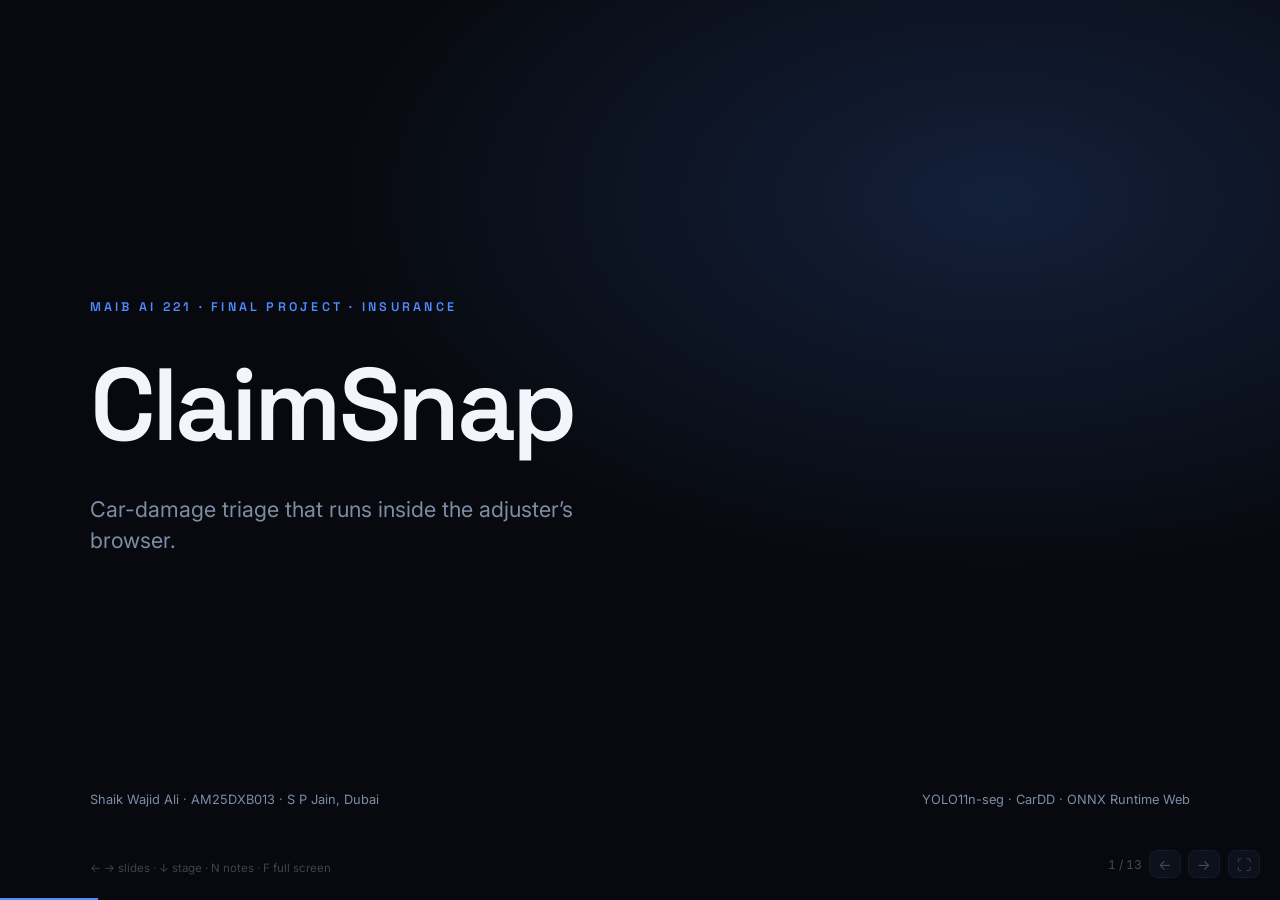
<file: presentation/index.html>
<!DOCTYPE html>
<html lang="en">
<head>
<meta charset="utf-8">
<meta name="viewport" content="width=device-width, initial-scale=1">
<title>ClaimSnap - Car-Damage Triage for Motor Claims</title>
<link rel="stylesheet" href="https://fonts.googleapis.com/css2?family=Space+Grotesk:wght@400;500;600&family=Inter:wght@400;500;600&display=swap">
<link rel="stylesheet" href="style.css">
<script src="ort.wasm.min.js"></script>
</head>
<body>
<div id="deck">

<!-- 1 ---------------------------------------------------------- -->
<section class="slide glow">
  <div class="fill col center">
    <p class="eyebrow">MAIB AI 221 &middot; FINAL PROJECT &middot; INSURANCE</p>
    <h1>ClaimSnap</h1>
    <p class="sub" style="margin-top:1.4rem;font-size:1.35rem;max-width:40ch;">Car-damage triage that runs inside the adjuster&rsquo;s browser.</p>
  </div>
  <div class="row" style="align-items:flex-end">
    <div class="grow"><p class="tiny">Shaik Wajid Ali &middot; AM25DXB013 &middot; S P Jain, Dubai</p></div>
    <p class="tiny">YOLO11n-seg &middot; CarDD &middot; ONNX Runtime Web</p>
  </div>
</section>

<!-- 2 ---------------------------------------------------------- -->
<section class="slide">
  <p class="eyebrow">THE PROBLEM</p>
  <div class="fill col center">
    <h2 style="max-width:18ch">A folder of photos.<br>Nobody has looked at it yet.</h2>
    <p class="sub" style="margin-top:1.6rem">Every motor claim starts this way. A handler opens it and answers the same three questions by eye.</p>
    <div class="rules" style="margin-top:2.4rem;max-width:40ch">
      <div class="rule"><span class="rn">01</span><span class="rt">What is damaged?</span></div>
      <div class="rule"><span class="rn">02</span><span class="rt">How bad is it?</span></div>
      <div class="rule"><span class="rn">03</span><span class="rt">What goes in the file?</span></div>
    </div>
  </div>
</section>

<!-- 3 ---------------------------------------------------------- -->
<section class="slide">
  <p class="eyebrow">THE APP</p>
  <h2 style="max-width:22ch">Answer all three in one browser tab</h2>
  <div class="fill col center">
    <div class="feat">
      <div class="f on"><div class="fn">01</div><div class="ft">Outline</div><div class="fd">Pixel masks for six damage types, each with a confidence score.</div></div>
      <div class="f on"><div class="fn">02</div><div class="ft">Grade</div><div class="fd">Severity from damaged area as a share of the car.</div></div>
      <div class="f on"><div class="fn">03</div><div class="ft">Describe</div><div class="fd">A vision-language model drafts it; the masks check every claim.</div></div>
      <div class="f on"><div class="fn">04</div><div class="ft">Hand over</div><div class="fd">One summary an adjuster reads, corrects and files.</div></div>
    </div>
  </div>
  <p class="tiny"><span class="accent">&#9632;</span> built and measured &nbsp;&nbsp; <span class="amb">&#9632;</span> designed, not yet built</p>
</section>

<!-- 4 ---------------------------------------------------------- -->
<section class="slide">
  <p class="eyebrow">THE DATA</p>
  <div class="row mid fill" style="gap:4rem">
    <div class="grow">
      <h2>CarDD</h2>
      <p class="sub" style="margin-top:1rem">Licensed from the Chinese Academy of Sciences. Academic use, no redistribution &mdash; so none of it ships in the repo.</p>
      <div class="kpis" style="margin-top:2.4rem">
        <div><div class="kpi">4,000</div><div class="kpi-l">photographs</div></div>
        <div><div class="kpi">8,740</div><div class="kpi-l">damage masks</div></div>
        <div><div class="kpi">374</div><div class="kpi-l">held back for testing</div></div>
      </div>
    </div>
    <div style="width:38%;min-width:280px">
      <p class="tiny" style="margin-bottom:.9rem">SIX CLASSES &middot; TEST-SET INSTANCES</p>
      <div class="chips" style="flex-direction:column;align-items:flex-start">
        <div class="chip"><span class="dot" style="background:rgb(255,140,0)"></span><span class="chipn">236</span><span class="chipl">dent</span></div>
        <div class="chip"><span class="dot" style="background:rgb(255,215,0)"></span><span class="chipn">307</span><span class="chipl">scratch</span></div>
        <div class="chip"><span class="dot" style="background:rgb(220,20,60)"></span><span class="chipn">70</span><span class="chipl">crack</span></div>
        <div class="chip"><span class="dot" style="background:rgb(30,144,255)"></span><span class="chipn">71</span><span class="chipl">glass shatter</span></div>
        <div class="chip"><span class="dot" style="background:rgb(148,0,211)"></span><span class="chipn">69</span><span class="chipl">lamp broken</span></div>
        <div class="chip"><span class="dot" style="background:rgb(0,200,120)"></span><span class="chipn">32</span><span class="chipl">tire flat</span></div>
      </div>
    </div>
  </div>
</section>

<!-- 5 ---------------------------------------------------------- -->
<section class="slide" id="s-train">
  <div class="row" style="align-items:baseline">
    <div class="grow">
      <p class="eyebrow">TRAINING</p>
      <h2>50 epochs, 1 hour 25 minutes, free tier</h2>
    </div>
    <div class="kpis">
      <div><div class="kpi">2.85 M</div><div class="kpi-l">parameters</div></div>
      <div><div class="kpi">555/561</div><div class="kpi-l">weights reused</div></div>
    </div>
  </div>
  <div id="chartWrap" style="margin-top:1.6rem">
    <svg id="chart" viewBox="0 0 1000 420" preserveAspectRatio="none"></svg>
  </div>
  <div class="legend">
    <span><i class="swl" style="background:#4F8CFF"></i> mask mAP@0.5 (validation)</span>
    <span><i class="swl" style="background:#FFB649"></i> training loss</span>
    <span><i class="swl" style="background:#7E8CA6"></i> validation loss</span>
  </div>
</section>

<!-- 6 ---------------------------------------------------------- -->
<section class="slide glow">
  <p class="eyebrow">RESULT &middot; 374 UNSEEN PHOTOS</p>
  <div class="fill col center">
    <div class="display">0.734</div>
    <p class="sub" style="margin-top:1.2rem;font-size:1.25rem">mask mAP@0.5 on the held-out test set</p>
    <div class="kpis" style="margin-top:3rem">
      <div><div class="kpi">0.770</div><div class="kpi-l">precision &mdash; when it speaks</div></div>
      <div><div class="kpi a">0.682</div><div class="kpi-l">recall &mdash; of what is there</div></div>
      <div><div class="kpi">0.724</div><div class="kpi-l">validation, for comparison</div></div>
    </div>
  </div>
  <p class="tiny">Test beat validation, so the model generalised rather than memorised.</p>
</section>

<!-- 7 ---------------------------------------------------------- -->
<section class="slide" id="s-perclass">
  <p class="eyebrow">BY DAMAGE TYPE</p>
  <h2 style="max-width:24ch">One average hiding two different models</h2>
  <div class="fill col center">
    <div class="bars">
      <div class="bar-row"><div class="bar-name">Glass shatter</div><div class="bar-track"><div class="bar-fill" data-w="99.1"></div></div><div class="bar-val">0.991</div></div>
      <div class="bar-row"><div class="bar-name">Flat tyre</div><div class="bar-track"><div class="bar-fill" data-w="89.5"></div></div><div class="bar-val">0.895</div></div>
      <div class="bar-row"><div class="bar-name">Broken lamp</div><div class="bar-track"><div class="bar-fill" data-w="85.1"></div></div><div class="bar-val">0.851</div></div>
      <div class="bar-row"><div class="bar-name">Dent</div><div class="bar-track"><div class="bar-fill weak" data-w="63.8"></div></div><div class="bar-val">0.638</div></div>
      <div class="bar-row"><div class="bar-name">Scratch</div><div class="bar-track"><div class="bar-fill weak" data-w="59.2"></div></div><div class="bar-val">0.592</div></div>
      <div class="bar-row"><div class="bar-name">Crack</div><div class="bar-track"><div class="bar-fill weak" data-w="43.8"></div></div><div class="bar-val">0.438</div></div>
    </div>
  </div>
  <p class="sub" style="max-width:62ch">Dramatic damage is nearly solved. Thin surface damage is not &mdash; and it is the commonest motor claim there is.</p>
</section>

<!-- 8 ---------------------------------------------------------- -->
<section class="slide warm" id="s-cm">
  <div class="row" style="align-items:baseline">
    <div class="grow">
      <p class="eyebrow a">ERROR ANALYSIS</p>
      <h2 style="max-width:20ch">It invents scratches that aren&rsquo;t there</h2>
    </div>
  </div>
  <div class="row fill mid" style="gap:3rem;margin-top:1rem">
    <div class="grow" id="cmHost"></div>
    <div style="width:33%;min-width:260px" class="col">
      <div><div class="kpi a">43%</div><div class="kpi-l">of false alarms are &ldquo;scratch&rdquo;</div></div>
      <div style="margin-top:.6rem"><div class="kpi a">34%</div><div class="kpi-l">are &ldquo;dent&rdquo;</div></div>
      <p class="sub" style="margin-top:1.6rem;font-size:.95rem">Between damage types it is clean. Against plain bodywork it is not &mdash; reflections, panel gaps and dirt all read as surface damage.</p>
    </div>
  </div>
  <p class="tiny">Rows predicted, columns true. Normalised, test set, threshold 0.25.</p>
</section>

<!-- 9 ------------------------- LIVE ---------------------------- -->
<section class="slide" id="s-live">
  <div class="row" style="align-items:baseline;gap:1rem">
    <div class="grow">
      <p class="eyebrow">LIVE &middot; RUNNING IN THIS PAGE</p>
      <h2 style="font-size:clamp(1.5rem,2.8vw,2.3rem);margin-bottom:.9rem">Photograph to adjuster summary</h2>
    </div>
    <div class="ctrl">
      <span class="spin" id="spin"></span>
      <span id="status">Loading model&hellip;</span>
      <button class="btn ghost" id="btnReset">Reset</button>
      <button class="btn" id="btnNext" disabled>Next stage &darr;</button>
    </div>
  </div>
  <div class="stage-wrap">
    <div class="stage-view">
      <label class="drop" id="drop">
        <div class="ic">&#128247;</div>
        <b>Drop a car photo here</b>
        <p>nothing is uploaded &mdash; the model runs on this machine</p>
        <input type="file" id="file" accept="image/*" disabled>
      </label>
      <canvas id="stageCanvas"></canvas>
    </div>
    <div class="stage-side">
      <div class="steps" id="steps">
        <div class="step" data-s="1"><div class="n">1</div><div><div class="st">Photograph</div><div class="sd" id="t1">As the claimant sent it.</div></div></div>
        <div class="step" data-s="2"><div class="n">2</div><div><div class="st">Letterbox 640</div><div class="sd" id="t2">Padded exactly as in training.</div></div></div>
        <div class="step" data-s="3"><div class="n">3</div><div><div class="st">Raw candidates</div><div class="sd" id="t3">8,400 boxes proposed, most of them noise.</div></div></div>
        <div class="step" data-s="4"><div class="n">4</div><div><div class="st">Threshold + NMS</div><div class="sd" id="t4">Cut below 25%, then drop duplicates.</div></div></div>
        <div class="step" data-s="5"><div class="n">5</div><div><div class="st">Decode masks</div><div class="sd" id="t5">32 prototype patterns mixed into each shape.</div></div></div>
        <div class="step" data-s="6"><div class="n">6</div><div><div class="st">Summary</div><div class="sd" id="t6">Severity by area, for a human to correct.</div></div></div>
      </div>
      <div class="rescard" id="resultCard" style="display:none">
        <table><thead><tr><th>Type</th><th>Conf.</th><th>Area</th><th>Severity</th></tr></thead><tbody id="tbody"></tbody></table>
        <div class="sev-lab"><span>Overall</span><span id="sevText">&ndash;</span></div>
        <div class="sev-bar"><div class="sev-fill" id="sevFill"></div></div>
      </div>
      <p class="tiny" id="timing"></p>
    </div>
  </div>
</section>

<!-- 10 --------------------------------------------------------- -->
<section class="slide">
  <p class="eyebrow">THE DESIGN THAT FOLLOWS</p>
  <div class="fill col center">
    <h2 style="max-width:22ch">Weakest where claims are commonest.<br>So it never decides.</h2>
    <div class="rules" style="margin-top:2.6rem;max-width:52ch">
      <div class="rule"><span class="rn">01</span><span class="rt">No claim is approved or denied by the app.</span></div>
      <div class="rule"><span class="rn">02</span><span class="rt">Surface damage routes to an adjuster by default.</span></div>
      <div class="rule"><span class="rn">03</span><span class="rt">Unsupported statements are flagged, not printed.</span></div>
      <div class="rule"><span class="rn">04</span><span class="rt">The corrected version is what enters the file.</span></div>
    </div>
  </div>
</section>

<!-- 11 --------------------------------------------------------- -->
<section class="slide">
  <p class="eyebrow">RESPONSIBLE AI</p>
  <h2 style="max-width:24ch">Four commitments, each with a mechanism</h2>
  <div class="fill col center">
    <div class="feat">
      <div class="f on"><div class="ft">No decision</div><div class="fd">Evidence for a person, never a figure or an outcome.</div></div>
      <div class="f on"><div class="ft">Photos stay put</div><div class="fd">No upload endpoint, no server, nothing in transit.</div></div>
      <div class="f on"><div class="ft">Limits stated</div><div class="fd">The model card carries crack at 0.44, not just the headline.</div></div>
      <div class="f on"><div class="ft">Licence kept</div><div class="fd">No CarDD imagery in the repo, the app or this deck.</div></div>
    </div>
  </div>
  <p class="sub" style="max-width:68ch">Outstanding: a bias check across vehicles, lighting and photo quality &mdash; and fraud, which this model does not detect at all.</p>
</section>

<!-- 12 --------------------------------------------------------- -->
<section class="slide warm">
  <p class="eyebrow a">STILL TO BUILD</p>
  <h2 style="max-width:20ch">Still to measure</h2>
  <div class="row fill mid" style="gap:3rem">
    <div class="grow">
      <div class="feat" style="flex-direction:column;gap:1.6rem">
        <div class="f soon"><div class="fn">NEXT</div><div class="ft">Hallucination rate</div><div class="fd">The description is built and cross-checked. Next: count how many statements are removed across 50 photos.</div></div>
        <div class="f soon"><div class="fn">NEXT</div><div class="ft">Live deployment</div><div class="fd">GitHub Pages or a Hugging Face Static Space, reachable until grades are released.</div></div>
      </div>
    </div>
    <div style="width:40%;min-width:280px">
      <p class="tiny" style="margin-bottom:1rem">AND</p>
      <div class="rules">
        <div class="rule"><span class="rn">&mdash;</span><span class="rt" style="font-size:1rem">Calibrate severity cut-offs on 50 rated photos</span></div>
        <div class="rule"><span class="rn">&mdash;</span><span class="rt" style="font-size:1rem">Baseline: open-vocabulary + SAM</span></div>
        <div class="rule"><span class="rn">&mdash;</span><span class="rt" style="font-size:1rem">Multi-photo upload</span></div>
        <div class="rule"><span class="rn">&mdash;</span><span class="rt" style="font-size:1rem">Model card, report, video, repo</span></div>
      </div>
    </div>
  </div>
</section>

<!-- 13 --------------------------------------------------------- -->
<section class="slide glow">
  <div class="fill col center">
    <h1 style="font-size:clamp(2.4rem,6vw,5rem)">Thank you</h1>
    <p class="sub" style="margin-top:1.4rem;font-size:1.2rem">Questions</p>
  </div>
  <div class="row" style="align-items:flex-end">
    <div class="grow">
      <p class="tiny">Wang, Li &amp; Wu (2023), <i>IEEE T-ITS</i> 24(7) &middot; Ultralytics YOLO11, AGPL-3.0 &middot; ONNX Runtime Web &middot; Google Colab free tier</p>
    </div>
    <p class="tiny">Shaik Wajid Ali &middot; AM25DXB013</p>
  </div>
</section>

</div>

<div id="bar"></div>
<div id="hint">&larr; &rarr; slides &middot; &darr; stage &middot; N notes &middot; F full screen</div>
<div id="nav">
  <span id="count">1 / 13</span>
  <button id="prev" title="Previous">&larr;</button>
  <button id="next" title="Next">&rarr;</button>
  <button id="full" title="Full screen">&#9974;</button>
</div>
<div id="notes"><h4>SPEAKER NOTES</h4><p id="notesText"></p></div>

<script src="app.js"></script>
</body>
</html>
</file>
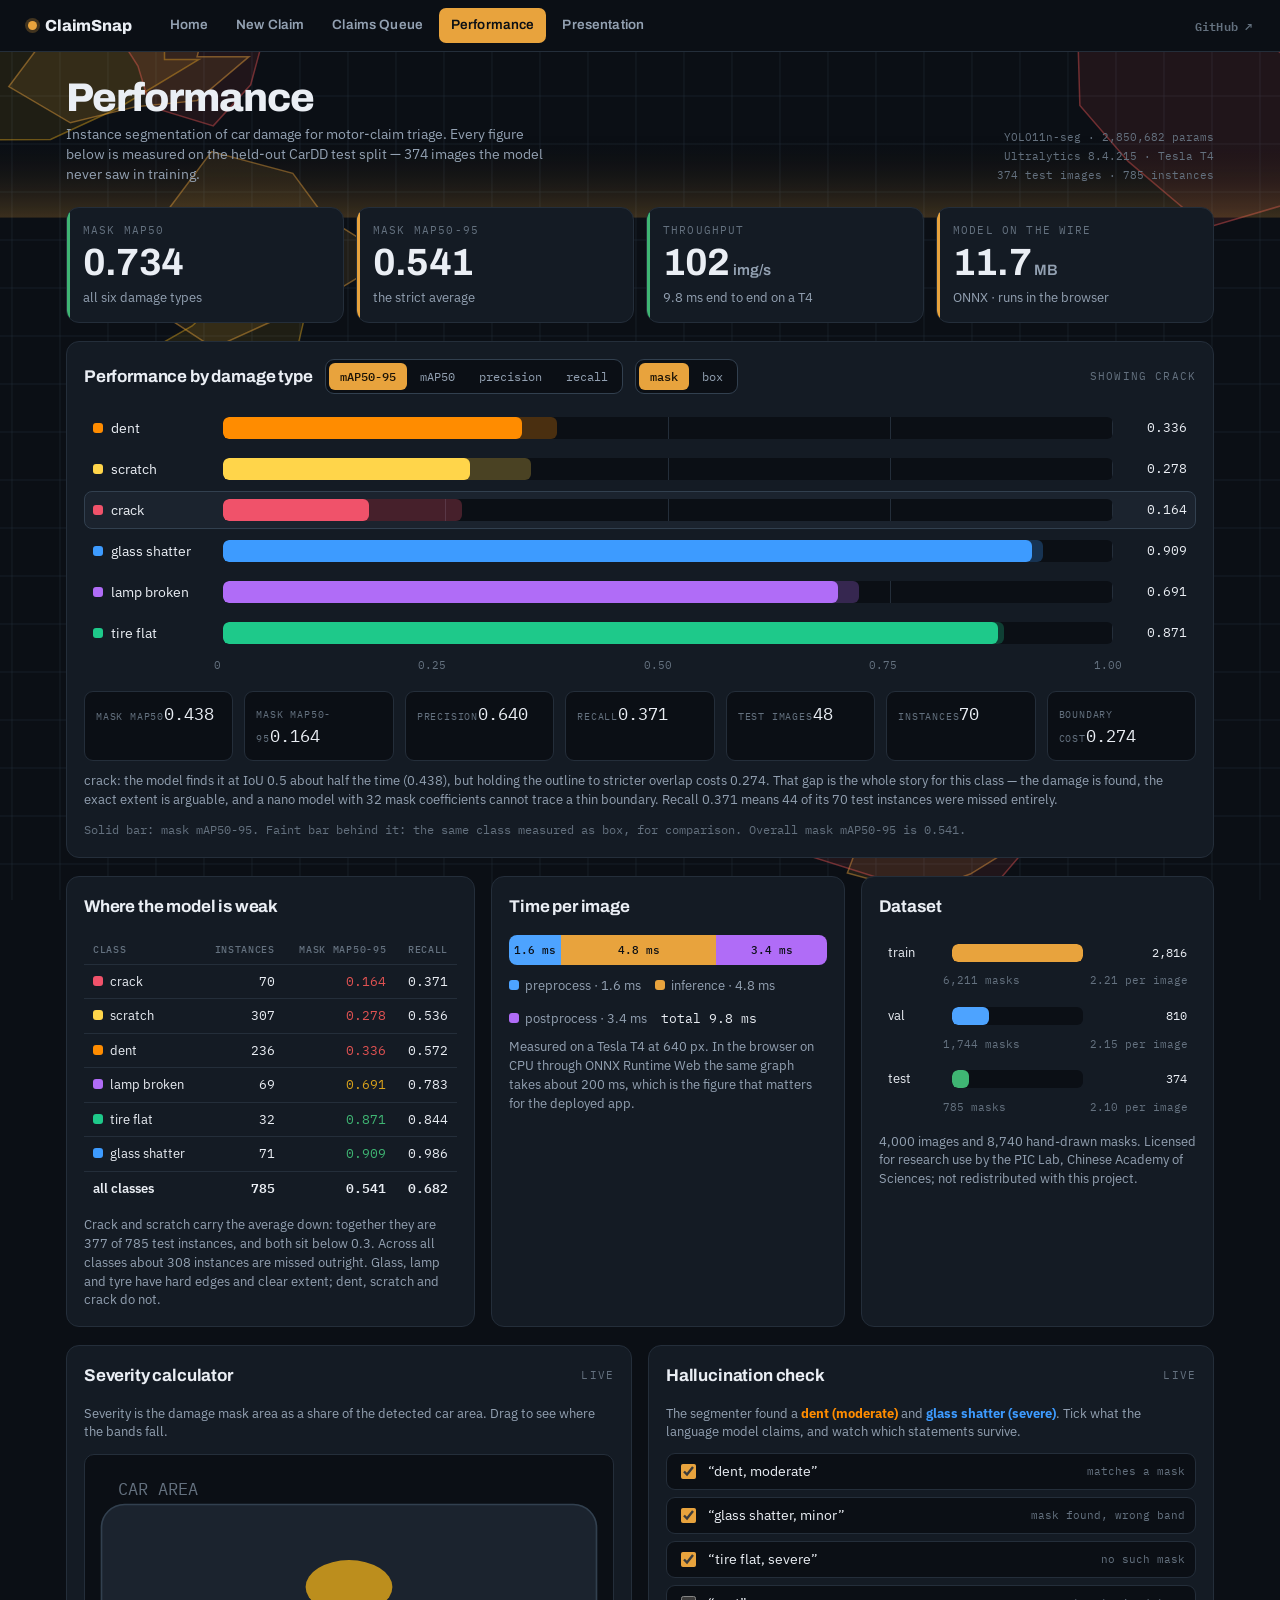
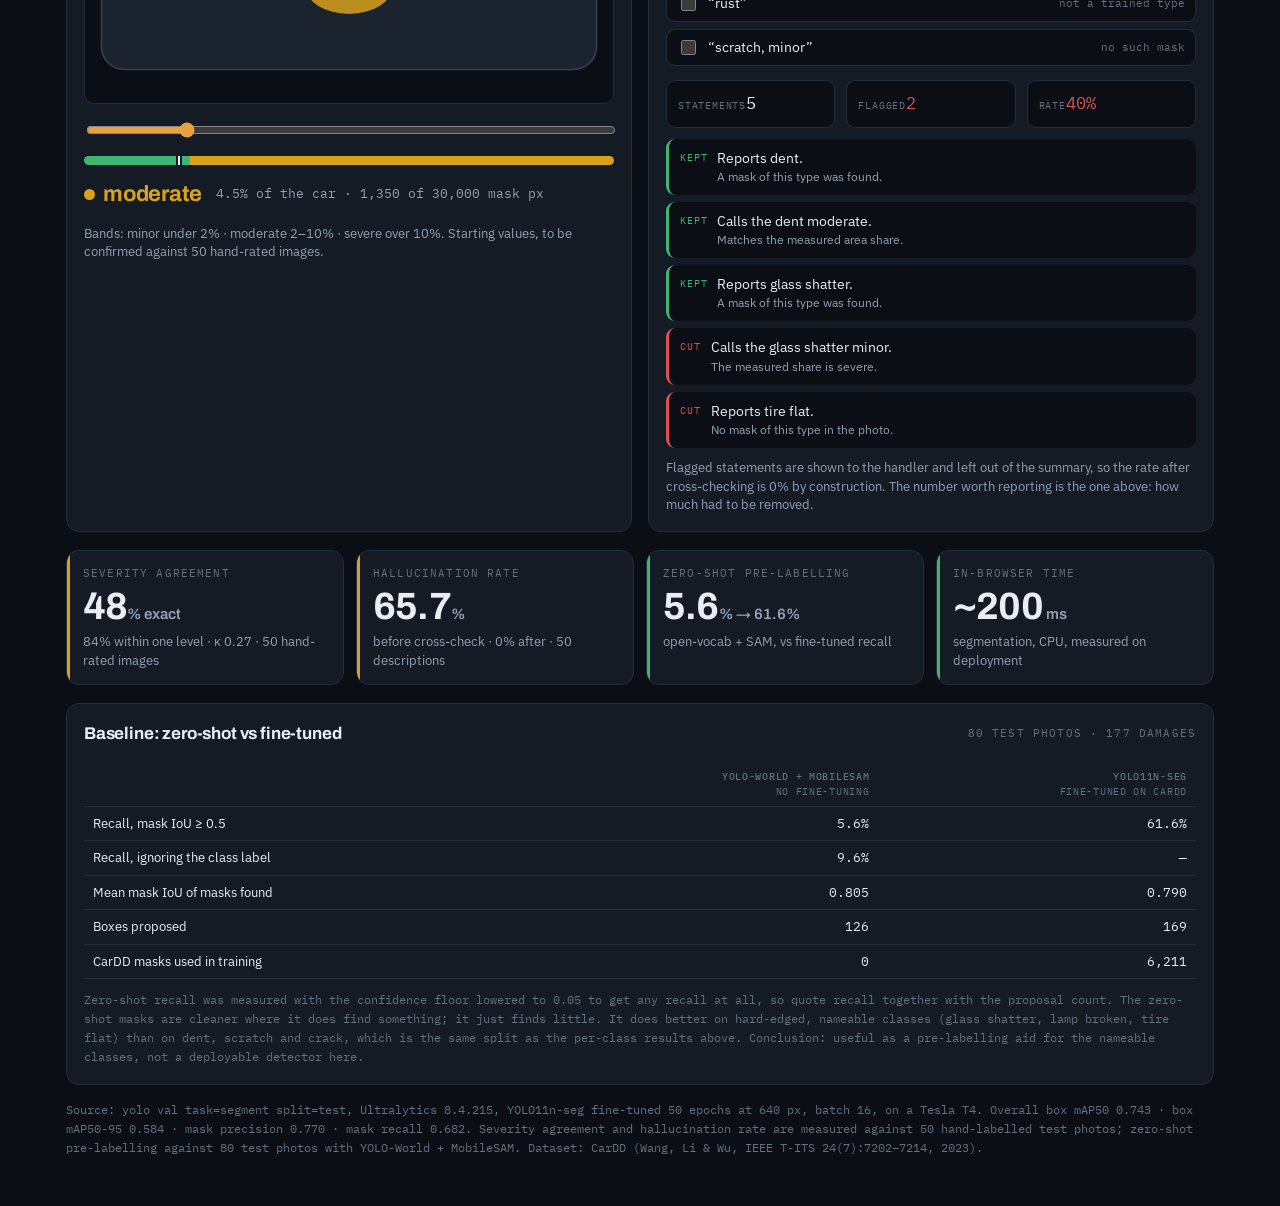
<file: dashboard.html>
<!doctype html>
<html lang="en">
<head>
<meta charset="utf-8">
<meta name="viewport" content="width=device-width, initial-scale=1, viewport-fit=cover">
<title>ClaimSnap — Performance</title>
<meta name="claude:viewport-fit-sides" content="cover">
<link rel="stylesheet" href="https://fonts.googleapis.com/css2?family=Archivo:wght@600;700;800&family=IBM+Plex+Sans:wght@400;500;600&family=IBM+Plex+Mono:wght@400;500&display=swap">
<style>
/* Layout: a dark instrument panel — summary tiles, then one large switchable
   chart, then the live tools; amber chrome, the app's six class colours for data. */
:root{
  color-scheme: dark;
  --bg:#0b0f15; --bg2:#141b24; --bg3:#1b232e; --bg4:#222c38;
  --ink:#eaeef4; --muted:#93a1b2; --faint:#64717f;
  --line:#242e3a; --line2:#32404f;
  --accent:#e8a33d; --accent2:#4da3ff;
  --ok:#3fb573; --warn:#d9a21b; --bad:#e05252;
  --dent:#ff8c00; --scratch:#ffd54a; --crack:#f0526a;
  --glass:#3d9bff; --lamp:#b06cf7; --tire:#1ec98a;
  --display:"Archivo","Helvetica Neue",Arial,sans-serif;
  --body:"IBM Plex Sans",-apple-system,BlinkMacSystemFont,"Segoe UI",sans-serif;
  --mono:"IBM Plex Mono",ui-monospace,"SF Mono",Menlo,monospace;
}
*{box-sizing:border-box}
[hidden]{display:none!important}
body{margin:0;background:var(--bg);color:var(--ink);font-family:var(--body);font-size:15px;line-height:1.5}
.wrap{max-width:1180px;margin:0 auto;
  padding-left:max(16px,env(safe-area-inset-left,0px));
  padding-right:max(16px,env(safe-area-inset-right,0px));
  padding-block:26px 48px}

header{display:flex;gap:16px;align-items:flex-end;flex-wrap:wrap;margin-bottom:22px}
h1{font-family:var(--display);font-weight:800;font-size:clamp(26px,4vw,40px);letter-spacing:-.025em;
   line-height:1.02;margin:0}
.sub{color:var(--muted);font-size:13.5px;margin:5px 0 0;max-width:62ch}
.stamp{margin-left:auto;font-family:var(--mono);font-size:11px;color:var(--faint);text-align:right;line-height:1.7}
h2{font-family:var(--display);font-weight:700;font-size:17px;letter-spacing:-.01em;margin:0}
h3{font-family:var(--display);font-weight:600;font-size:13.5px;margin:0}
p{margin:0}
.lbl{font-family:var(--mono);font-size:10.5px;letter-spacing:.11em;text-transform:uppercase;color:var(--faint)}

section{margin-bottom:18px}
.panel{background:var(--bg2);border:1px solid var(--line);border-radius:13px;padding:17px;min-width:0}
.head{display:flex;align-items:center;gap:12px;flex-wrap:wrap;margin-bottom:15px}
.head .lbl{margin-left:auto}

/* ---- tiles */
.tiles{display:grid;grid-template-columns:repeat(auto-fit,minmax(168px,1fr));gap:12px}
.tile{background:var(--bg2);border:1px solid var(--line);border-radius:13px;padding:15px 16px;
      display:flex;flex-direction:column;gap:6px;position:relative;overflow:hidden}
.tile::before{content:"";position:absolute;left:0;top:0;bottom:0;width:3px;background:var(--accent)}
.tile.good::before{background:var(--ok)} .tile.warn::before{background:var(--warn)}
.tile.pend::before{background:var(--line2)}
.tile .v{font-family:var(--display);font-weight:700;font-size:clamp(27px,3.6vw,38px);line-height:1;
         letter-spacing:-.02em;font-variant-numeric:tabular-nums}
.tile .v small{font-size:15px;font-weight:600;color:var(--muted);letter-spacing:0}
.tile .n{font-size:12.5px;color:var(--muted)}
.tile.pend .v{font-size:19px;color:var(--faint)}

/* ---- controls */
.seg{display:inline-flex;background:var(--bg);border:1px solid var(--line2);border-radius:9px;padding:3px;gap:2px}
.seg button{font-family:var(--mono);font-size:11.5px;color:var(--muted);background:none;border:0;
            padding:6px 11px;border-radius:6px;cursor:pointer;white-space:nowrap}
.seg button:hover{color:var(--ink)}
.seg button[aria-pressed="true"]{background:var(--accent);color:#1a1206;font-weight:500}
.seg button:focus-visible{outline:2px solid var(--accent2);outline-offset:1px}

/* ---- bar chart */
.chart{display:flex;flex-direction:column;gap:3px}
.row{display:grid;grid-template-columns:118px 1fr 62px;gap:12px;align-items:center;
     padding:7px 8px;border-radius:8px;cursor:pointer;border:1px solid transparent}
.row:hover{background:var(--bg3)}
.row[aria-selected="true"]{background:var(--bg3);border-color:var(--line2)}
.row:focus-visible{outline:2px solid var(--accent2);outline-offset:-1px}
.row .nm{display:flex;align-items:center;gap:8px;font-size:13.5px;min-width:0}
.sw{width:10px;height:10px;border-radius:3px;flex:none}
.track{height:22px;border-radius:6px;background:var(--bg);position:relative;overflow:hidden}
.fill{position:absolute;inset:0 auto 0 0;border-radius:6px;width:0;transition:width .65s cubic-bezier(.2,.8,.2,1)}
.ghost{position:absolute;inset:0 auto 0 0;border-radius:6px;width:0;opacity:.26;transition:width .65s cubic-bezier(.2,.8,.2,1)}
.row .val{font-family:var(--mono);font-size:13px;text-align:right;font-variant-numeric:tabular-nums}
.axis{display:grid;grid-template-columns:118px 1fr 62px;gap:12px;margin-top:6px}
.ticks{display:flex;justify-content:space-between;font-family:var(--mono);font-size:10.5px;color:var(--faint)}
.gridlines{position:absolute;inset:0;display:flex;justify-content:space-between;pointer-events:none}
.gridlines i{width:1px;background:var(--line)}

/* ---- detail */
.detail{display:grid;grid-template-columns:repeat(auto-fit,minmax(120px,1fr));gap:11px;margin-top:4px}
.kv{background:var(--bg);border:1px solid var(--line);border-radius:9px;padding:10px 11px;min-width:0}
.kv .k{font-family:var(--mono);font-size:10px;letter-spacing:.08em;text-transform:uppercase;color:var(--faint)}
.kv .v{font-family:var(--mono);font-size:17px;font-variant-numeric:tabular-nums;margin-top:3px}

.two{display:grid;grid-template-columns:1fr 1fr;gap:16px}
.three{display:grid;grid-template-columns:1.1fr .95fr .95fr;gap:16px}

/* ---- stacked speed bar */
.stack{display:flex;height:30px;border-radius:8px;overflow:hidden;background:var(--bg)}
.stack div{display:flex;align-items:center;justify-content:center;font-family:var(--mono);font-size:11px;
           color:#0b0f15;font-weight:500;min-width:0;overflow:hidden;white-space:nowrap}
.legend{display:flex;gap:14px;flex-wrap:wrap;margin-top:11px;font-size:12.5px;color:var(--muted)}
.legend span{display:flex;align-items:center;gap:6px}

/* ---- severity tool */
.sev-wrap{display:flex;flex-direction:column;gap:13px}
input[type=range]{width:100%;accent-color:var(--accent);height:22px}
.band{display:inline-flex;align-items:center;gap:8px;font-family:var(--display);font-weight:700;
      font-size:22px;letter-spacing:-.01em}
.dot{width:11px;height:11px;border-radius:50%}
.sevbar{display:flex;height:9px;border-radius:5px;overflow:hidden;background:var(--bg);position:relative}
.sevbar i{display:block;height:100%}
.marker{position:absolute;top:-4px;width:2px;height:17px;background:var(--ink);border-radius:1px;
        transition:left .18s;box-shadow:0 0 0 2px var(--bg2)}

/* ---- cross-check tool */
.claim{display:flex;gap:10px;align-items:flex-start;padding:9px 11px;border-radius:9px;
       background:var(--bg);border-left:3px solid var(--line2);font-size:13.5px}
.claim.ok{border-left-color:var(--ok)} .claim.flag{border-left-color:var(--bad)}
.claim .tg{font-family:var(--mono);font-size:9.5px;letter-spacing:.09em;text-transform:uppercase;
           padding-top:3px;white-space:nowrap}
.claim.ok .tg{color:var(--ok)} .claim.flag .tg{color:var(--bad)}
.claim .why{color:var(--muted);font-size:12px;display:block}
.toggles{display:flex;flex-direction:column;gap:7px}
.tg-row{display:flex;align-items:center;gap:9px;font-size:13.5px;padding:7px 10px;background:var(--bg);
        border:1px solid var(--line);border-radius:9px;cursor:pointer}
.tg-row:hover{border-color:var(--line2)}
.tg-row input{accent-color:var(--accent);width:15px;height:15px;flex:none}
.tg-row .mt{font-family:var(--mono);font-size:11px;color:var(--faint);margin-left:auto;white-space:nowrap}

.src{font-size:11.5px;color:var(--faint);font-family:var(--mono);line-height:1.65;margin-top:13px}
.note{font-size:12.5px;color:var(--muted);margin-top:10px}
table{width:100%;border-collapse:collapse;font-size:13px}
th,td{text-align:right;padding:7px 9px;border-bottom:1px solid var(--line);font-variant-numeric:tabular-nums}
th:first-child,td:first-child{text-align:left}
th{font-family:var(--mono);font-size:10px;letter-spacing:.07em;text-transform:uppercase;color:var(--faint);
   font-weight:500}
td.m{font-family:var(--mono)}
tr.tot td{border-bottom:0;border-top:1px solid var(--line2);font-weight:600}

@media (max-width:900px){
  .two,.three{grid-template-columns:1fr}
  .row,.axis{grid-template-columns:96px 1fr 54px}
}
@media (prefers-reduced-motion:reduce){*{transition-duration:.01ms!important}}
</style>

</head>
<body>
<script src="bg.js"></script>
<script src="nav.js"></script>

<div class="wrap">

<header>
  <div>
    <h1>Performance</h1>
    <p class="sub">Instance segmentation of car damage for motor-claim triage. Every figure below is measured
      on the held-out CarDD test split — 374 images the model never saw in training.</p>
  </div>
  <div class="stamp">YOLO11n-seg · 2,850,682 params<br>Ultralytics 8.4.215 · Tesla T4<br>374 test images · 785 instances</div>
</header>

<!-- headline ------------------------------------------------------------ -->
<section class="tiles">
  <div class="tile good"><span class="lbl">Mask mAP50</span><span class="v">0.734</span>
    <span class="n">all six damage types</span></div>
  <div class="tile"><span class="lbl">Mask mAP50-95</span><span class="v">0.541</span>
    <span class="n">the strict average</span></div>
  <div class="tile good"><span class="lbl">Throughput</span><span class="v">102<small> img/s</small></span>
    <span class="n">9.8 ms end to end on a T4</span></div>
  <div class="tile"><span class="lbl">Model on the wire</span><span class="v">11.7<small> MB</small></span>
    <span class="n">ONNX · runs in the browser</span></div>
</section>

<!-- main chart ----------------------------------------------------------- -->
<section class="panel">
  <div class="head">
    <h2>Performance by damage type</h2>
    <div class="seg" id="metricSeg" role="group" aria-label="Metric">
      <button data-m="ap" aria-pressed="true">mAP50-95</button>
      <button data-m="ap50" aria-pressed="false">mAP50</button>
      <button data-m="p" aria-pressed="false">precision</button>
      <button data-m="r" aria-pressed="false">recall</button>
    </div>
    <div class="seg" id="taskSeg" role="group" aria-label="Task">
      <button data-t="mask" aria-pressed="true">mask</button>
      <button data-t="box" aria-pressed="false">box</button>
    </div>
    <span class="lbl" id="chartHint">click a class for detail</span>
  </div>

  <div class="chart" id="chart"></div>
  <div class="axis">
    <span></span>
    <div class="ticks"><span>0</span><span>0.25</span><span>0.50</span><span>0.75</span><span>1.00</span></div>
    <span></span>
  </div>

  <div id="detail" style="margin-top:17px"></div>
  <p class="src" id="chartSrc"></p>
</section>

<!-- split + speed -------------------------------------------------------- -->
<section class="three">
  <div class="panel">
    <div class="head"><h2>Where the model is weak</h2></div>
    <table>
      <thead><tr><th>class</th><th>instances</th><th>mask mAP50-95</th><th>recall</th></tr></thead>
      <tbody id="weakTable"></tbody>
    </table>
    <p class="note" id="weakNote"></p>
  </div>

  <div class="panel">
    <div class="head"><h2>Time per image</h2></div>
    <div class="stack" id="speedStack"></div>
    <div class="legend" id="speedLegend"></div>
    <p class="note">Measured on a Tesla T4 at 640 px. In the browser on CPU through ONNX Runtime Web the same
      graph takes about 200 ms, which is the figure that matters for the deployed app.</p>
  </div>

  <div class="panel">
    <div class="head"><h2>Dataset</h2></div>
    <div class="chart" id="splitChart"></div>
    <p class="note">4,000 images and 8,740 hand-drawn masks. Licensed for research use by the PIC Lab,
      Chinese Academy of Sciences; not redistributed with this project.</p>
  </div>
</section>

<!-- live tools ----------------------------------------------------------- -->
<section class="two">
  <div class="panel">
    <div class="head"><h2>Severity calculator</h2><span class="lbl">live</span></div>
    <div class="sev-wrap">
      <p class="note" style="margin:0">Severity is the damage mask area as a share of the detected car area.
        Drag to see where the bands fall.</p>
      <svg viewBox="0 0 320 150" style="width:100%;height:auto;background:var(--bg);border-radius:10px;
           border:1px solid var(--line)" role="img" aria-label="Damage area against car area">
        <rect x="10" y="30" width="300" height="100" rx="14" fill="#1b232e" stroke="#32404f"/>
        <text x="20" y="24" font-family="IBM Plex Mono, monospace" font-size="10" fill="#64717f">CAR AREA</text>
        <ellipse id="sevBlob" cx="160" cy="80" rx="10" ry="6" fill="#ff8c00" opacity=".85"/>
      </svg>
      <input type="range" id="sevRange" min="0" max="250" value="45" step="1"
             aria-label="Damage share of car area, tenths of a percent">
      <div class="sevbar">
        <i style="width:20%;background:var(--ok)"></i>
        <i style="width:80%;background:var(--warn)"></i>
        <i style="width:0;background:var(--bad)" id="sevSevere"></i>
        <span class="marker" id="sevMarker"></span>
      </div>
      <div style="display:flex;align-items:center;gap:14px;flex-wrap:wrap">
        <span class="band" id="sevBand"></span>
        <span class="lbl" id="sevPct" style="font-size:13px;color:var(--muted);letter-spacing:0;text-transform:none"></span>
      </div>
      <p class="note" style="margin:0">Bands: minor under 2% · moderate 2–10% · severe over 10%. Starting
        values, to be confirmed against 50 hand-rated images.</p>
    </div>
  </div>

  <div class="panel">
    <div class="head"><h2>Hallucination check</h2><span class="lbl">live</span></div>
    <p class="note" style="margin:0 0 12px">The segmenter found a <strong style="color:var(--dent)">dent
      (moderate)</strong> and <strong style="color:var(--glass)">glass shatter (severe)</strong>. Tick what
      the language model claims, and watch which statements survive.</p>
    <div class="toggles" id="claimToggles"></div>
    <div style="display:flex;gap:11px;margin:14px 0 11px;flex-wrap:wrap">
      <div class="kv" style="flex:1"><span class="k">statements</span><span class="v" id="ccTotal">0</span></div>
      <div class="kv" style="flex:1"><span class="k">flagged</span><span class="v" id="ccFlag" style="color:var(--bad)">0</span></div>
      <div class="kv" style="flex:1"><span class="k">rate</span><span class="v" id="ccRate">0%</span></div>
    </div>
    <div class="toggles" id="ccOut"></div>
    <p class="note">Flagged statements are shown to the handler and left out of the summary, so the rate after
      cross-checking is 0% by construction. The number worth reporting is the one above: how much had to be
      removed.</p>
  </div>
</section>

<!-- now measured -------------------------------------------------------- -->
<section class="tiles">
  <div class="tile warn"><span class="lbl">Severity agreement</span><span class="v">48<small>% exact</small></span>
    <span class="n">84% within one level · κ 0.27 · 50 hand-rated images</span></div>
  <div class="tile warn"><span class="lbl">Hallucination rate</span><span class="v">65.7<small>%</small></span>
    <span class="n">before cross-check · 0% after · 50 descriptions</span></div>
  <div class="tile good"><span class="lbl">Zero-shot pre-labelling</span><span class="v">5.6<small>% → 61.6%</small></span>
    <span class="n">open-vocab + SAM, vs fine-tuned recall</span></div>
  <div class="tile good"><span class="lbl">In-browser time</span><span class="v">~200<small> ms</small></span>
    <span class="n">segmentation, CPU, measured on deployment</span></div>
</section>

<section class="panel" style="margin-bottom:16px">
  <div class="head"><h2>Baseline: zero-shot vs fine-tuned</h2><span class="lbl">80 test photos &middot; 177 damages</span></div>
  <table>
    <thead><tr><th></th><th>YOLO-World + MobileSAM<br><span style="color:var(--faint);font-weight:400">no fine-tuning</span></th><th>YOLO11n-seg<br><span style="color:var(--faint);font-weight:400">fine-tuned on CarDD</span></th></tr></thead>
    <tbody>
      <tr><td>Recall, mask IoU &ge; 0.5</td><td class="m">5.6%</td><td class="m">61.6%</td></tr>
      <tr><td>Recall, ignoring the class label</td><td class="m">9.6%</td><td class="m">&mdash;</td></tr>
      <tr><td>Mean mask IoU of masks found</td><td class="m">0.805</td><td class="m">0.790</td></tr>
      <tr><td>Boxes proposed</td><td class="m">126</td><td class="m">169</td></tr>
      <tr><td>CarDD masks used in training</td><td class="m">0</td><td class="m">6,211</td></tr>
    </tbody>
  </table>
  <p class="src" style="margin:12px 0 0">Zero-shot recall was measured with the confidence floor lowered to 0.05 to get any recall at all,
    so quote recall together with the proposal count. The zero-shot masks are cleaner where it does find
    something; it just finds little. It does better on hard-edged, nameable classes (glass shatter, lamp broken,
    tire flat) than on dent, scratch and crack, which is the same split as the per-class results above.
    Conclusion: useful as a pre-labelling aid for the nameable classes, not a deployable detector here.</p>
</section>

<p class="src">Source: <span class="m">yolo val task=segment split=test</span>, Ultralytics 8.4.215,
  YOLO11n-seg fine-tuned 50 epochs at 640 px, batch 16, on a Tesla T4. Overall box mAP50 0.743 ·
  box mAP50-95 0.584 · mask precision 0.770 · mask recall 0.682. Severity agreement and hallucination
  rate are measured against 50 hand-labelled test photos; zero-shot pre-labelling against 80 test
  photos with YOLO-World + MobileSAM. Dataset: CarDD (Wang, Li &amp; Wu, IEEE T-ITS 24(7):7202–7214, 2023).</p>

</div>

<script>
/* ------------------------------------------------------------- measured data */
const C = [
  { n:'dent',          c:'--dent',    img:157, inst:236,
    mask:{ap:0.336,ap50:0.638,p:0.692,r:0.572}, box:{ap:0.375,ap50:0.635,p:0.687,r:0.568} },
  { n:'scratch',       c:'--scratch', img:183, inst:307,
    mask:{ap:0.278,ap50:0.592,p:0.644,r:0.536}, box:{ap:0.346,ap50:0.611,p:0.652,r:0.542} },
  { n:'crack',         c:'--crack',   img:48,  inst:70,
    mask:{ap:0.164,ap50:0.438,p:0.640,r:0.371}, box:{ap:0.269,ap50:0.452,p:0.656,r:0.381} },
  { n:'glass shatter', c:'--glass',   img:71,  inst:71,
    mask:{ap:0.909,ap50:0.991,p:0.928,r:0.986}, box:{ap:0.921,ap50:0.991,p:0.928,r:0.986} },
  { n:'lamp broken',   c:'--lamp',    img:65,  inst:69,
    mask:{ap:0.691,ap50:0.851,p:0.801,r:0.783}, box:{ap:0.715,ap50:0.851,p:0.801,r:0.783} },
  { n:'tire flat',     c:'--tire',    img:31,  inst:32,
    mask:{ap:0.871,ap50:0.895,p:0.916,r:0.844}, box:{ap:0.877,ap50:0.920,p:0.916,r:0.844} },
];
const ALL = { mask:{ap:0.541,ap50:0.734,p:0.770,r:0.682}, box:{ap:0.584,ap50:0.743,p:0.773,r:0.684} };
const LABEL = { ap:'mAP50-95', ap50:'mAP50', p:'precision', r:'recall' };
const col = c => getComputedStyle(document.documentElement).getPropertyValue(c).trim() || '#888';

let metric = 'ap', task = 'mask', picked = null;

/* ------------------------------------------------------------- main chart */
const chart = document.getElementById('chart');
chart.innerHTML = C.map((c, i) => `
  <div class="row" role="button" tabindex="0" data-i="${i}" aria-selected="false">
    <span class="nm"><i class="sw" style="background:var(${c.c})"></i>${c.n}</span>
    <div class="track">
      <div class="gridlines"><i></i><i></i><i></i><i></i><i></i></div>
      <div class="ghost" data-k="ghost" style="background:var(${c.c})"></div>
      <div class="fill" data-k="fill" style="background:var(${c.c})"></div>
    </div>
    <span class="val" data-k="val"></span>
  </div>`).join('');

function drawChart() {
  [...chart.children].forEach((row, i) => {
    const c = C[i];
    const v = c[task][metric];
    const other = c[task === 'mask' ? 'box' : 'mask'][metric];
    row.querySelector('[data-k=fill]').style.width = (v * 100) + '%';
    row.querySelector('[data-k=ghost]').style.width = (other * 100) + '%';
    row.querySelector('[data-k=val]').textContent = v.toFixed(3);
  });
  document.getElementById('chartSrc').textContent =
    `Solid bar: ${task} ${LABEL[metric]}. Faint bar behind it: the same class measured as ` +
    `${task === 'mask' ? 'box' : 'mask'}, for comparison. Overall ${task} ${LABEL[metric]} is ` +
    `${ALL[task][metric].toFixed(3)}.`;
}

document.getElementById('metricSeg').onclick = e => {
  const b = e.target.closest('button'); if (!b) return;
  metric = b.dataset.m;
  [...e.currentTarget.children].forEach(x => x.setAttribute('aria-pressed', String(x === b)));
  drawChart(); if (picked !== null) showDetail(picked);
};
document.getElementById('taskSeg').onclick = e => {
  const b = e.target.closest('button'); if (!b) return;
  task = b.dataset.t;
  [...e.currentTarget.children].forEach(x => x.setAttribute('aria-pressed', String(x === b)));
  drawChart(); if (picked !== null) showDetail(picked);
};

/* ------------------------------------------------------------- class detail */
function showDetail(i) {
  picked = i;
  const c = C[i];
  [...chart.children].forEach((r, k) => r.setAttribute('aria-selected', String(k === i)));
  document.getElementById('chartHint').textContent = 'showing ' + c.n;

  const gap = (c.mask.ap50 - c.mask.ap);
  document.getElementById('detail').innerHTML = `
    <div class="detail">
      <div class="kv"><span class="k">mask mAP50</span><span class="v">${c.mask.ap50.toFixed(3)}</span></div>
      <div class="kv"><span class="k">mask mAP50-95</span><span class="v">${c.mask.ap.toFixed(3)}</span></div>
      <div class="kv"><span class="k">precision</span><span class="v">${c.mask.p.toFixed(3)}</span></div>
      <div class="kv"><span class="k">recall</span><span class="v">${c.mask.r.toFixed(3)}</span></div>
      <div class="kv"><span class="k">test images</span><span class="v">${c.img}</span></div>
      <div class="kv"><span class="k">instances</span><span class="v">${c.inst}</span></div>
      <div class="kv"><span class="k">boundary cost</span><span class="v">${gap.toFixed(3)}</span></div>
    </div>
    <p class="note">${note(c, gap)}</p>`;
}
function note(c, gap) {
  const hard = c.mask.ap < 0.4;
  return `${c.n}: the model finds it at IoU 0.5 ${c.mask.ap50 >= 0.85 ? 'almost always' :
    c.mask.ap50 >= 0.6 ? 'reliably' : 'about half the time'} (${c.mask.ap50.toFixed(3)}), but holding the
    outline to stricter overlap costs ${gap.toFixed(3)}. ` +
    (hard
      ? `That gap is the whole story for this class — the damage is found, the exact extent is arguable, and
         a nano model with 32 mask coefficients cannot trace a thin boundary.`
      : `A tight, agreed boundary keeps the strict score high.`) +
    ` Recall ${c.mask.r.toFixed(3)} means ${Math.round((1 - c.mask.r) * c.inst)} of its ${c.inst} test
      instances were missed entirely.`;
}
chart.addEventListener('click', e => {
  const r = e.target.closest('.row'); if (r) showDetail(+r.dataset.i);
});
chart.addEventListener('keydown', e => {
  if (e.key !== 'Enter' && e.key !== ' ') return;
  const r = e.target.closest('.row'); if (r) { showDetail(+r.dataset.i); e.preventDefault(); }
});

/* ------------------------------------------------------------- weak table */
const ranked = [...C].sort((a, b) => a.mask.ap - b.mask.ap);
document.getElementById('weakTable').innerHTML = ranked.map(c => `
  <tr><td><i class="sw" style="background:var(${c.c});display:inline-block;margin-right:7px"></i>${c.n}</td>
    <td class="m">${c.inst}</td>
    <td class="m" style="color:${c.mask.ap < 0.4 ? 'var(--bad)' : c.mask.ap < 0.7 ? 'var(--warn)' : 'var(--ok)'}">
      ${c.mask.ap.toFixed(3)}</td>
    <td class="m">${c.mask.r.toFixed(3)}</td></tr>`).join('') +
  `<tr class="tot"><td>all classes</td><td class="m">785</td><td class="m">0.541</td><td class="m">0.682</td></tr>`;

const missed = C.reduce((s, c) => s + (1 - c.mask.r) * c.inst, 0);
document.getElementById('weakNote').textContent =
  `Crack and scratch carry the average down: together they are ${C[1].inst + C[2].inst} of 785 test ` +
  `instances, and both sit below 0.3. Across all classes about ${Math.round(missed)} instances are missed ` +
  `outright. Glass, lamp and tyre have hard edges and clear extent; dent, scratch and crack do not.`;

/* ------------------------------------------------------------- speed */
const SPEED = [['preprocess', 1.6, '--accent2'], ['inference', 4.8, '--accent'], ['postprocess', 3.4, '--lamp']];
const totalMs = SPEED.reduce((s, x) => s + x[1], 0);
document.getElementById('speedStack').innerHTML = SPEED.map(([n, ms, c]) =>
  `<div style="width:${ms / totalMs * 100}%;background:var(${c})" title="${n} ${ms} ms">${ms} ms</div>`).join('');
document.getElementById('speedLegend').innerHTML = SPEED.map(([n, ms, c]) =>
  `<span><i class="sw" style="background:var(${c})"></i>${n} · ${ms} ms</span>`).join('') +
  `<span style="color:var(--ink);font-family:var(--mono)">total ${totalMs.toFixed(1)} ms</span>`;

/* ------------------------------------------------------------- dataset split */
const SPLIT = [['train', 2816, 6211, '--accent'], ['val', 810, 1744, '--accent2'], ['test', 374, 785, '--ok']];
document.getElementById('splitChart').innerHTML = SPLIT.map(([n, img, inst, c]) => `
  <div class="row" style="cursor:default;grid-template-columns:52px 1fr 92px">
    <span class="nm" style="font-size:13px">${n}</span>
    <div class="track" style="height:18px">
      <div class="fill" style="width:${img / 2816 * 100}%;background:var(${c})"></div>
    </div>
    <span class="val" style="font-size:12px">${img.toLocaleString()}</span>
  </div>
  <div style="display:flex;justify-content:space-between;font-family:var(--mono);font-size:10.5px;
       color:var(--faint);padding:0 8px 6px 64px"><span>${inst.toLocaleString()} masks</span>
       <span>${(inst / img).toFixed(2)} per image</span></div>`).join('');

/* ------------------------------------------------------------- severity tool */
const range = document.getElementById('sevRange');
const blob = document.getElementById('sevBlob');
function band(p) { return p < 2 ? 'minor' : p < 10 ? 'moderate' : 'severe'; }
function sevColour(b) { return b === 'minor' ? 'var(--ok)' : b === 'moderate' ? 'var(--warn)' : 'var(--bad)'; }
function updateSev() {
  const p = +range.value / 10;                     // 0.0 – 25.0 %
  const b = band(p);
  // The blob's AREA is the share of the car rectangle, so the picture cannot lie about the number.
  const carArea = 300 * 100;
  const rx = Math.sqrt((p / 100) * carArea / (Math.PI * 0.62));
  blob.setAttribute('rx', Math.max(2, Math.min(148, rx)).toFixed(1));
  blob.setAttribute('ry', Math.max(1.4, Math.min(49, rx * 0.62)).toFixed(1));
  blob.setAttribute('fill', b === 'minor' ? col('--ok') : b === 'moderate' ? col('--warn') : col('--bad'));
  document.getElementById('sevBand').innerHTML =
    `<i class="dot" style="background:${sevColour(b)}"></i><span style="color:${sevColour(b)}">${b}</span>`;
  document.getElementById('sevPct').textContent =
    `${p.toFixed(1)}% of the car · ${Math.round(p / 100 * carArea).toLocaleString()} of 30,000 mask px`;
  document.getElementById('sevMarker').style.left = `calc(${Math.min(100, p / 25 * 100)}% - 1px)`;
  document.getElementById('sevSevere').style.width = '0';
}
range.oninput = updateSev;

/* ------------------------------------------------------------- cross-check tool */
const DETECTED = { 'dent': 'moderate', 'glass shatter': 'severe' };
const CLAIMS = [
  { id:'c1', t:'dent',          s:'moderate', on:true,  w:'matches a mask' },
  { id:'c2', t:'glass shatter', s:'minor',    on:true,  w:'mask found, wrong band' },
  { id:'c3', t:'tire flat',     s:'severe',   on:true,  w:'no such mask' },
  { id:'c4', t:'rust',          s:null,       on:false, w:'not a trained type' },
  { id:'c5', t:'scratch',       s:'minor',    on:false, w:'no such mask' },
];
document.getElementById('claimToggles').innerHTML = CLAIMS.map(c => `
  <label class="tg-row"><input type="checkbox" id="${c.id}" ${c.on ? 'checked' : ''}>
    <span>“${c.t}${c.s ? ', ' + c.s : ''}”</span><span class="mt">${c.w}</span></label>`).join('');

function runCrossCheck() {
  const statements = [];
  for (const c of CLAIMS) {
    if (!document.getElementById(c.id).checked) continue;
    const known = Object.prototype.hasOwnProperty.call(DETECTED, c.t);
    if (!(c.t in DETECTED) && !['dent','scratch','crack','glass shatter','lamp broken','tire flat'].includes(c.t)) {
      statements.push([false, `Reports “${c.t}”.`, 'Not one of the six trained damage types.']);
      continue;
    }
    if (!known) {
      statements.push([false, `Reports ${c.t}.`, 'No mask of this type in the photo.']);
      continue;
    }
    statements.push([true, `Reports ${c.t}.`, 'A mask of this type was found.']);
    if (c.s) {
      const ok = c.s === DETECTED[c.t];
      statements.push([ok, `Calls the ${c.t} ${c.s}.`,
        ok ? 'Matches the measured area share.' : `The measured share is ${DETECTED[c.t]}.`]);
    }
  }
  const total = statements.length;
  const flagged = statements.filter(s => !s[0]).length;
  document.getElementById('ccTotal').textContent = total;
  document.getElementById('ccFlag').textContent = flagged;
  document.getElementById('ccRate').textContent = total ? Math.round(flagged / total * 100) + '%' : '—';
  document.getElementById('ccRate').style.color =
    !total ? 'var(--faint)' : flagged / total > 0.33 ? 'var(--bad)' : flagged ? 'var(--warn)' : 'var(--ok)';
  document.getElementById('ccOut').innerHTML = total
    ? statements.map(([ok, text, why]) => `
        <div class="claim ${ok ? 'ok' : 'flag'}">
          <span class="tg">${ok ? 'kept' : 'cut'}</span>
          <span>${text}<span class="why">${why}</span></span></div>`).join('')
    : `<p class="note" style="margin:0">Nothing claimed, nothing to check.</p>`;
}
document.getElementById('claimToggles').onchange = runCrossCheck;

/* ------------------------------------------------------------- boot */
drawChart();
showDetail(2);          // crack: the class the evaluation section is really about
updateSev();
runCrossCheck();
</script>

</body>
</html>
</file>
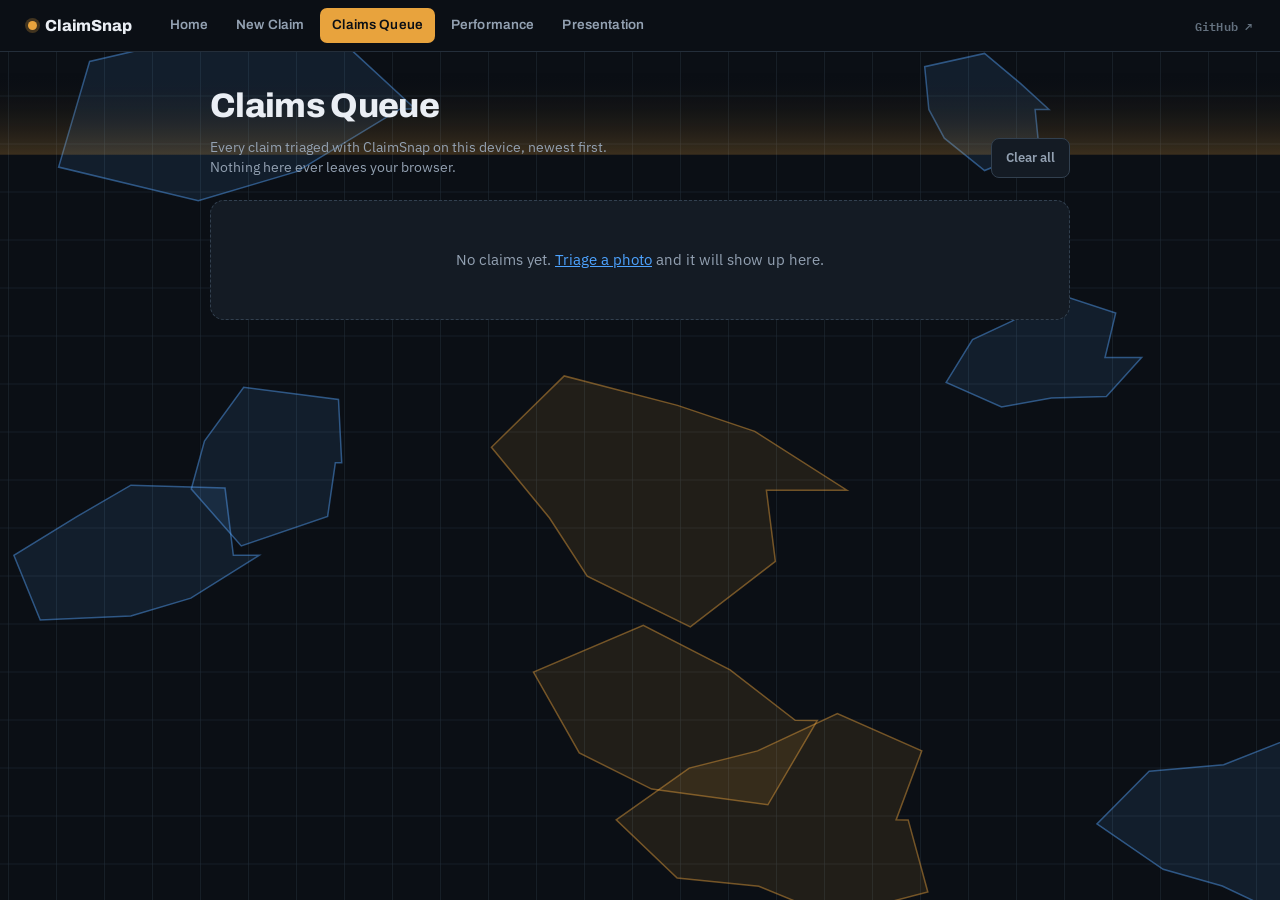
<file: queue.html>
<!doctype html>
<html lang="en">
<head>
<meta charset="utf-8">
<meta name="viewport" content="width=device-width, initial-scale=1">
<title>ClaimSnap — Claims Queue</title>
<link rel="stylesheet" href="https://fonts.googleapis.com/css2?family=Archivo:wght@600;700;800&family=IBM+Plex+Sans:wght@400;500;600&family=IBM+Plex+Mono:wght@400;500&display=swap">
<style>
  :root{
    --bg:#0b0f15; --bg2:#141b24; --bg3:#1b232e;
    --ink:#eaeef4; --muted:#93a1b2; --faint:#64717f;
    --line:#242e3a; --line2:#32404f;
    --accent:#e8a33d; --accent2:#4da3ff;
    --minor:#3fb573; --moderate:#d9a21b; --severe:#e05252;
    --display:"Archivo","Helvetica Neue",Arial,sans-serif;
    --body:"IBM Plex Sans",-apple-system,BlinkMacSystemFont,"Segoe UI",sans-serif;
    --mono:"IBM Plex Mono",ui-monospace,"SF Mono",Menlo,monospace;
  }
  *{box-sizing:border-box}
  body{margin:0;background:var(--bg);color:var(--ink);font-family:var(--body);
       font-size:15px;line-height:1.5;-webkit-font-smoothing:antialiased}
  .wrap{max-width:900px;margin:0 auto;padding:28px 20px 60px}
  header{display:flex;align-items:flex-end;justify-content:space-between;gap:16px;
    margin-bottom:22px;flex-wrap:wrap}
  h1{font-family:var(--display);font-weight:800;font-size:clamp(24px,4vw,34px);
    letter-spacing:-.02em;margin:0}
  .sub{color:var(--muted);font-size:13.5px;margin:6px 0 0;max-width:56ch}
  button{font:inherit;font-family:var(--body);font-weight:600;font-size:13px;
    padding:9px 14px;border-radius:8px;border:1px solid var(--line2);
    background:var(--bg2);color:var(--muted);cursor:pointer}
  button:hover{color:var(--ink);background:var(--bg3)}

  .empty{background:var(--bg2);border:1px dashed var(--line2);border-radius:14px;
    padding:48px 24px;text-align:center;color:var(--muted)}
  .empty a{color:var(--accent2)}

  .list{display:flex;flex-direction:column;gap:10px}
  .claim{background:var(--bg2);border:1px solid var(--line);border-radius:12px;overflow:hidden}
  .row{display:flex;align-items:center;gap:14px;padding:12px 14px;cursor:pointer}
  .row:hover{background:var(--bg3)}
  .thumb{width:56px;height:56px;border-radius:8px;object-fit:cover;flex:0 0 auto;
    background:var(--bg3);border:1px solid var(--line)}
  .meta{flex:1;min-width:0}
  .meta .top{display:flex;gap:8px;align-items:baseline;flex-wrap:wrap}
  .fname{font-weight:600;font-size:14px;white-space:nowrap;overflow:hidden;text-overflow:ellipsis}
  .time{font-family:var(--mono);font-size:11px;color:var(--faint)}
  .line2{color:var(--muted);font-size:12.5px;margin-top:3px;white-space:nowrap;overflow:hidden;text-overflow:ellipsis}
  .badge{font-family:var(--mono);font-size:11px;font-weight:600;letter-spacing:.03em;
    text-transform:uppercase;padding:4px 10px;border-radius:999px;flex:0 0 auto}
  .badge.minor{color:var(--minor);background:rgba(63,181,115,.14)}
  .badge.moderate{color:var(--moderate);background:rgba(217,162,27,.14)}
  .badge.severe{color:var(--severe);background:rgba(224,82,82,.14)}
  .badge.none{color:var(--faint);background:rgba(100,113,127,.14)}
  .chev{color:var(--faint);font-size:12px;flex:0 0 auto;transition:transform .15s}
  .claim.open .chev{transform:rotate(90deg)}
  .detail{display:none;border-top:1px solid var(--line);padding:14px 16px 16px}
  .claim.open .detail{display:block}
  pre{margin:0;background:var(--bg);border:1px solid var(--line);border-radius:8px;
    padding:12px;font-family:var(--mono);font-size:12px;color:var(--muted);
    white-space:pre-wrap;max-height:360px;overflow:auto}
</style>
</head>
<body>
<script src="bg.js"></script>
<script src="nav.js"></script>

<div class="wrap">
  <header>
    <div>
      <h1>Claims Queue</h1>
      <p class="sub">Every claim triaged with ClaimSnap on this device, newest first. Nothing here ever leaves your browser.</p>
    </div>
    <button id="clear">Clear all</button>
  </header>

  <div id="empty" class="empty" hidden>
    No claims yet. <a href="new-claim.html">Triage a photo</a> and it will show up here.
  </div>

  <div id="list" class="list"></div>
</div>

<script>
const KEY = 'claimsnap_claims';
const $ = id => document.getElementById(id);
const esc = s => String(s).replace(/[&<>"]/g, c => ({'&':'&amp;','<':'&lt;','>':'&gt;','"':'&quot;'}[c]));

function load() {
  try { return JSON.parse(localStorage.getItem(KEY) || '[]'); } catch { return []; }
}

function render() {
  const claims = load();
  $('empty').hidden = claims.length > 0;
  $('list').innerHTML = claims.map((c, i) => {
    const sev = c.overall_severity || 'none';
    const sevClass = ['minor', 'moderate', 'severe'].includes(sev) ? sev : 'none';
    const detLine = c.detections && c.detections.length
      ? c.detections.map(d => `${d.type} (${d.severity})`).join(', ')
      : 'no trained damage type found';
    const when = new Date(c.generated).toLocaleString();
    return `
    <div class="claim" data-i="${i}">
      <div class="row">
        ${c.thumb ? `<img class="thumb" src="${c.thumb}" alt="">` : '<div class="thumb"></div>'}
        <div class="meta">
          <div class="top"><span class="fname">${esc(c.file || 'photo')}</span><span class="time">${when}</span></div>
          <div class="line2">${esc(detLine)}</div>
        </div>
        <span class="badge ${sevClass}">${sev}</span>
        <span class="chev">▸</span>
      </div>
      <div class="detail"><pre>${esc(c.summaryText || '(no summary saved)')}</pre></div>
    </div>`;
  }).join('');

  $('list').querySelectorAll('.row').forEach(row => {
    row.onclick = () => row.closest('.claim').classList.toggle('open');
  });
}

$('clear').onclick = () => {
  if (!load().length) return;
  if (confirm('Remove every claim from this device? This cannot be undone.')) {
    localStorage.removeItem(KEY);
    render();
  }
};

render();
</script>
</body>
</html>
</file>
<file: presentation/style.css>
/* ClaimSnap presentation */
:root{
  --bg:#07090E; --bg2:#0C111B; --panel:#121A28; --panel2:#182233; --line:#223049;
  --text:#F2F5FA; --dim:#7E8CA6; --blue:#4F8CFF; --cyan:#35E0D0; --amber:#FFB649; --red:#FF5C5C; --green:#19C37D;
}
*{box-sizing:border-box;margin:0;padding:0}
html,body{height:100%;overflow:hidden;background:var(--bg)}
body{color:var(--text);font-family:'Inter',-apple-system,system-ui,sans-serif;font-size:17px;line-height:1.45}
h1,h2,.display,.kpi,.eyebrow,.chipn{font-family:'Space Grotesk',Verdana,sans-serif}

#deck{position:relative;width:100vw;height:100vh}
.slide{position:absolute;inset:0;padding:7vh 7vw 10vh;display:none;flex-direction:column;opacity:0;transition:opacity .3s}
.slide.on{display:flex;opacity:1}
.slide.glow{background:radial-gradient(1100px 620px at 78% 22%,#13203A 0%,var(--bg) 62%)}
.slide.warm{background:radial-gradient(1000px 600px at 20% 80%,#241A12 0%,var(--bg) 60%)}

.eyebrow{font-size:.78rem;font-weight:600;letter-spacing:.26em;color:var(--blue);margin-bottom:1.4rem}
.eyebrow.a{color:var(--amber)}
h1{font-size:clamp(3rem,8vw,7rem);font-weight:600;letter-spacing:-.035em;line-height:.98}
h2{font-size:clamp(1.9rem,4.4vw,4rem);font-weight:600;letter-spacing:-.025em;line-height:1.06}
.sub{color:var(--dim);font-size:clamp(.95rem,1.45vw,1.3rem);line-height:1.45;max-width:46ch}
.tiny{color:var(--dim);font-size:.8rem}
b.hl{color:var(--text);font-weight:600}
.accent{color:var(--blue)}.amb{color:var(--amber)}
a{color:var(--blue)}

.fill{flex:1;min-height:0}
.row{display:flex;gap:2.2rem}
.col{display:flex;flex-direction:column;gap:1rem}
.grow{flex:1;min-width:0}
.mid{align-items:center}
.center{justify-content:center}

/* ---------- big numbers ---------- */
.display{font-size:clamp(5rem,17vw,15rem);font-weight:600;letter-spacing:-.05em;line-height:.85;
  background:linear-gradient(180deg,#FFFFFF 10%,#6FA2FF 95%);-webkit-background-clip:text;background-clip:text;color:transparent}
.kpis{display:flex;gap:2.6rem}
.kpi{font-size:clamp(1.8rem,3.6vw,3rem);font-weight:600;line-height:1;letter-spacing:-.02em}
.kpi.a{color:var(--amber)}
.kpi-l{color:var(--dim);font-size:.82rem;margin-top:.45rem;letter-spacing:.02em}

/* ---------- chips ---------- */
.chips{display:flex;gap:.7rem;flex-wrap:wrap}
.chip{border:1px solid var(--line);border-radius:999px;padding:.5rem 1.05rem;display:flex;gap:.6rem;align-items:baseline}
.chip .chipn{font-weight:600;font-size:1rem}
.chip .chipl{color:var(--dim);font-size:.85rem}
.dot{width:9px;height:9px;border-radius:50%;display:inline-block;margin-right:.1rem}

/* ---------- compact feature list ---------- */
.feat{display:flex;gap:1.5rem}
.feat .f{flex:1;border-top:2px solid var(--line);padding-top:1rem}
.feat .f.on{border-top-color:var(--blue)}
.feat .f.soon{border-top-color:var(--amber)}
.feat .fn{font-family:'Space Grotesk',sans-serif;font-size:.78rem;color:var(--dim);letter-spacing:.14em}
.feat .ft{font-size:clamp(1rem,1.5vw,1.3rem);font-weight:600;margin:.5rem 0 .3rem;letter-spacing:-.01em}
.feat .fd{color:var(--dim);font-size:.86rem;line-height:1.35}

/* ---------- rules list ---------- */
.rules{display:flex;flex-direction:column;gap:1.1rem}
.rule{display:flex;gap:1rem;align-items:baseline}
.rule .rn{font-family:'Space Grotesk',sans-serif;color:var(--blue);font-size:.85rem;font-weight:600;width:1.6rem;flex:none}
.rule .rt{font-size:clamp(1rem,1.6vw,1.35rem);line-height:1.35}

/* ---------- bars ---------- */
.bars{display:flex;flex-direction:column;gap:.85rem}
.bar-row{display:flex;align-items:center;gap:1.2rem}
.bar-name{width:140px;flex:none;font-size:clamp(.85rem,1.1vw,1.02rem)}
.bar-track{flex:1;height:30px;border-radius:6px;background:var(--panel2);overflow:hidden}
.bar-fill{height:100%;width:0;border-radius:6px;background:linear-gradient(90deg,#3C78E8,#4F8CFF);transition:width 1s cubic-bezier(.2,.75,.3,1)}
.bar-fill.weak{background:linear-gradient(90deg,#D98224,#FFB649)}
.bar-val{width:58px;flex:none;text-align:right;font-variant-numeric:tabular-nums;font-size:clamp(.85rem,1.1vw,1.02rem)}

/* ---------- confusion matrix ---------- */
.cm{display:grid;grid-template-columns:auto repeat(7,1fr);gap:3px;font-size:.78rem}
.cm .h{color:var(--dim);font-size:.7rem;display:flex;align-items:flex-end;justify-content:center;padding-bottom:.35rem;text-align:center;line-height:1.1}
.cm .rh{color:var(--dim);font-size:.72rem;display:flex;align-items:center;justify-content:flex-end;padding-right:.6rem;white-space:nowrap}
.cm .c{aspect-ratio:1.5;border-radius:4px;display:flex;align-items:center;justify-content:center;
  font-variant-numeric:tabular-nums;color:#06101F;font-weight:600;transition:opacity .5s}
.cm .c.z{color:var(--line)}

/* ---------- training chart ---------- */
#chartWrap{position:relative;flex:1;min-height:0;display:flex;gap:2rem;align-items:stretch}
#chart{flex:1;min-width:0}
.legend{display:flex;gap:1.4rem;margin-top:.6rem}
.legend span{color:var(--dim);font-size:.82rem;display:flex;align-items:center;gap:.4rem}
.swl{width:16px;height:3px;border-radius:2px;display:inline-block}

/* ---------- live pipeline ---------- */
.stage-wrap{display:flex;gap:1.6rem;flex:1;min-height:0}
.stage-view{flex:1;min-width:0;background:var(--panel);border:1px solid var(--line);border-radius:16px;
  display:flex;align-items:center;justify-content:center;padding:1rem;overflow:hidden}
#stageCanvas{max-width:100%;max-height:100%;border-radius:10px;display:none}
.drop{border:2px dashed var(--line);border-radius:14px;padding:2.6rem 2rem;text-align:center;cursor:pointer;
  transition:border-color .15s,background .15s;width:100%;max-width:420px}
.drop:hover,.drop.over{border-color:var(--blue);background:#0F1A2D}
.drop input{display:none}
.drop .ic{font-size:2rem}
.drop b{display:block;margin:.6rem 0 .25rem;font-size:1.02rem}
.drop p{color:var(--dim);font-size:.84rem}

.stage-side{width:29%;min-width:265px;max-width:380px;display:flex;flex-direction:column;gap:.85rem}
.steps{display:flex;flex-direction:column;gap:.3rem}
.step{display:flex;gap:.75rem;align-items:flex-start;padding:.5rem .7rem;border-radius:10px;
  border:1px solid transparent;opacity:.38;transition:all .25s}
.step.on{background:var(--panel2);border-color:var(--blue);opacity:1}
.step.done{opacity:.65}
.step .n{width:21px;height:21px;flex:none;border-radius:6px;background:var(--panel2);color:var(--dim);
  font-size:.7rem;font-weight:600;display:flex;align-items:center;justify-content:center;font-family:'Space Grotesk',sans-serif}
.step.on .n{background:var(--blue);color:#06101F}
.step.done .n{background:#1C3357;color:var(--blue)}
.step .st{font-size:.9rem;font-weight:600}
.step .sd{color:var(--dim);font-size:.76rem;line-height:1.3;margin-top:.1rem}
.live{color:var(--blue);font-variant-numeric:tabular-nums;font-weight:600}

.ctrl{display:flex;gap:.6rem;align-items:center}
.btn{background:var(--blue);color:#06101F;border:0;border-radius:10px;padding:.6rem 1.15rem;
  font-weight:600;font-size:.86rem;cursor:pointer;font-family:inherit}
.btn:disabled{background:var(--panel2);color:var(--dim);cursor:default}
.btn.ghost{background:transparent;border:1px solid var(--line);color:var(--dim)}
#status{font-size:.8rem;color:var(--dim)}
.spin{width:13px;height:13px;border-radius:50%;border:2px solid var(--line);border-top-color:var(--blue);
  animation:spin .7s linear infinite;display:none}
.spin.on{display:inline-block}
@keyframes spin{to{transform:rotate(360deg)}}

.rescard{background:var(--panel);border:1px solid var(--line);border-radius:12px;padding:.9rem 1rem}
table{width:100%;border-collapse:collapse;font-size:.84rem}
th{text-align:left;color:var(--dim);font-weight:500;font-size:.68rem;letter-spacing:.1em;
  text-transform:uppercase;padding:.35rem .4rem;border-bottom:1px solid var(--line)}
td{padding:.42rem .4rem;border-bottom:1px solid var(--line)}
.swatch{width:9px;height:9px;border-radius:3px;display:inline-block;margin-right:.45rem}
.pill{font-size:.7rem;padding:.12rem .55rem;border-radius:99px;font-weight:600}
.pill.minor{background:#19C37D26;color:var(--green)}
.pill.moderate{background:#FFB64926;color:var(--amber)}
.pill.severe{background:#FF5C5C26;color:var(--red)}
.sev-lab{display:flex;justify-content:space-between;font-size:.74rem;color:var(--dim);margin:.7rem 0 .3rem}
.sev-bar{height:6px;border-radius:3px;background:var(--panel2);overflow:hidden}
.sev-fill{height:100%;width:0;border-radius:3px;background:var(--dim);transition:width .6s}

/* ---------- chrome ---------- */
#bar{position:fixed;left:0;bottom:0;height:2px;background:var(--blue);width:0;transition:width .3s;z-index:40}
#nav{position:fixed;right:1.6vw;bottom:2.4vh;display:flex;gap:.45rem;align-items:center;z-index:40;opacity:.5;transition:opacity .2s}
#nav:hover{opacity:1}
#nav button{background:var(--panel);color:var(--dim);border:1px solid var(--line);border-radius:8px;
  width:32px;height:28px;font-size:.9rem;cursor:pointer;font-family:inherit}
#nav button:hover{color:var(--text);border-color:var(--blue)}
#count{font-size:.76rem;color:var(--dim);font-variant-numeric:tabular-nums;min-width:44px;text-align:right}
#hint{position:fixed;left:7vw;bottom:2.6vh;font-size:.72rem;color:var(--dim);opacity:.45;z-index:40}

#notes{position:fixed;inset:auto 0 0 0;background:#060810F2;border-top:1px solid var(--line);
  padding:1.1rem 7vw 1.6rem;display:none;z-index:50;max-height:38vh;overflow:auto}
#notes.on{display:block}
#notes h4{font-size:.7rem;letter-spacing:.2em;color:var(--amber);font-weight:600;margin-bottom:.5rem;font-family:'Space Grotesk',sans-serif}
#notes p{color:var(--dim);font-size:.92rem;line-height:1.5;max-width:90ch}

@keyframes rise{from{opacity:0;transform:translateY(16px)}}
.slide.on h1,.slide.on h2,.slide.on .sub,.slide.on .feat,.slide.on .kpis,
.slide.on .chips,.slide.on .rules,.slide.on .bars,.slide.on .cm,.slide.on #chartWrap,.slide.on .stage-wrap{
  animation:rise .42s ease-out both}
.slide.on .sub{animation-delay:.07s}
.slide.on .feat,.slide.on .kpis,.slide.on .chips,.slide.on .rules{animation-delay:.12s}
</file>
